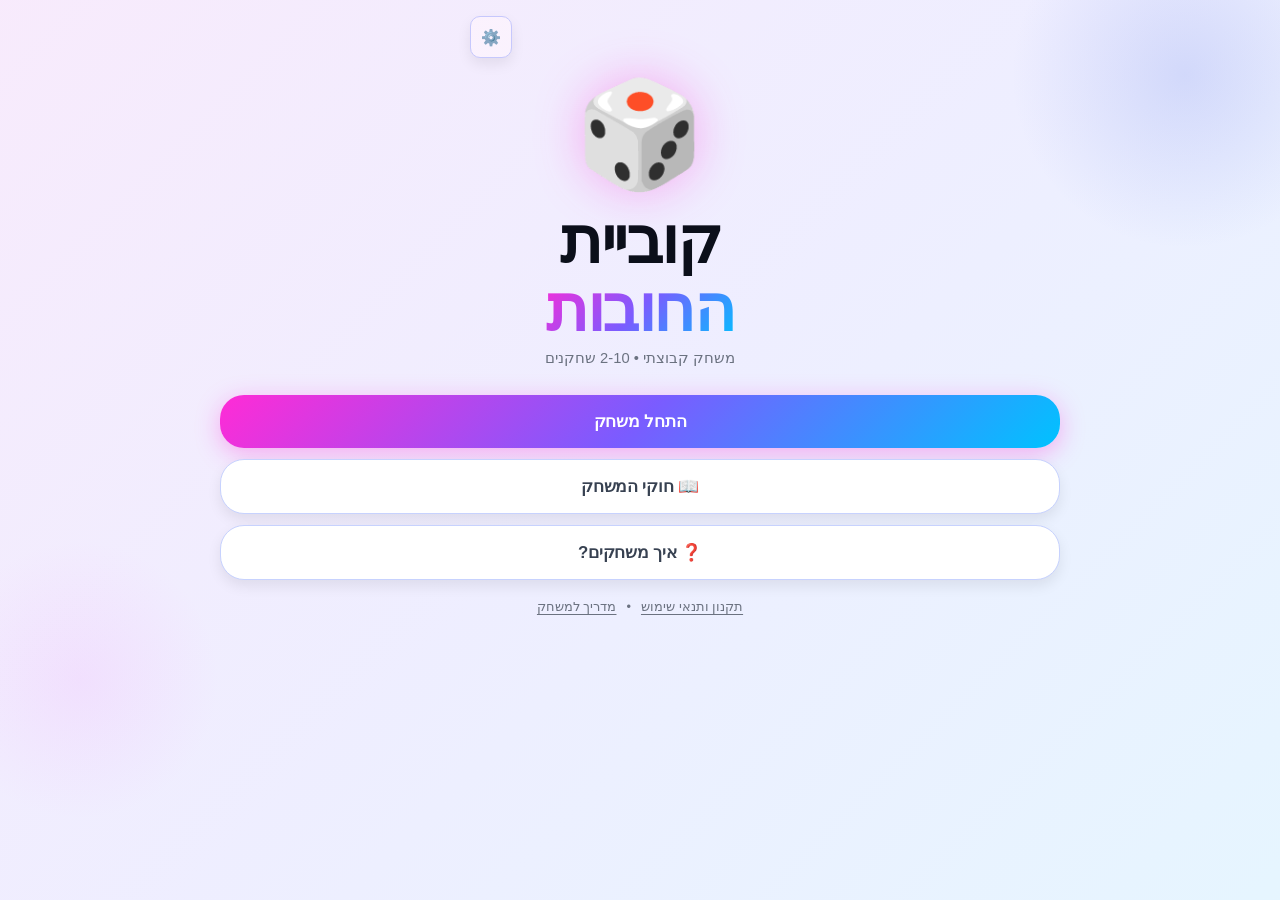
<file: index.html>
<!DOCTYPE html>
<html lang="en">

<head>
  <meta charset="UTF-8">
  <meta name="viewport" content="width=device-width, initial-scale=1.0">
  <title>Dare Dice</title>
  <link rel="stylesheet" href="style.css">
</head>

<body>
  <link href="https://fonts.googleapis.com/css2?family=Rubik:wght@400;500;700;900&display=swap" rel="stylesheet">
  <div id="app">

    <!-- HOME -->
    <div id="home" class="screen active">
      <div class="home-bg"></div>
      <div class="home-bg-orb orb1"></div>
      <div class="home-bg-orb orb2"></div>
      <div class="topbar" style="max-width:340px">
        <div class="sp"></div>
        <button class="ico-btn" onclick="openSettings()" title="הגדרות">⚙️</button>
      </div>
      <div class="home-inner">
        <span class="big-dice">🎲</span>
        <h1 class="home-title">
          <span class="ht1" id="ht1">קוביית</span><br>
          <span class="ht2" id="ht2">החובות</span>
        </h1>
        <p class="home-sub" id="hsub">משחק קבוצתי • 2-10 שחקנים</p>
        <div class="home-btns">
          <button class="btn btn-primary" onclick="goTo('setup')" id="hstart">התחל משחק</button>
          <button class="btn btn-ghost" onclick="goTo('rules-screen')" id="hrules">📖 חוקי המשחק</button>
          <button class="btn btn-ghost" onclick="openHowTo()" id="hhowto">❓ איך משחקים?</button>
        </div>
        <div class="home-links">
          <button class="link-btn" onclick="openTerms()" id="hterms">תקנון ותנאי שימוש</button>
          <span style="color:var(--t3);font-size:.8rem">•</span>
          <button class="link-btn" onclick="openHowTo()" id="hhowto2">מדריך למשחק</button>
        </div>
      </div>
    </div>

    <!-- RULES SCREEN -->
    <div id="rules-screen" class="screen">
      <div class="topbar">
        <button class="back-btn" onclick="goTo('home')">← <span id="tb-back-r">חזרה</span></button>
        <div class="sp"></div>
        <button class="ico-btn" onclick="openSettings()">⚙️</button>
      </div>
      <div class="rules-wrap">
        <div class="rules-h" id="r-title">📖 חוקי המשחק</div>
        <div class="rules-sub-txt" id="r-sub">כל מה שצריך לדעת לפני שמתחילים</div>
        <div class="how-box">
          <div class="how-title" id="r-how">איך משחקים?</div>
          <div id="how-rows"></div>
        </div>
        <div class="sec-divider" id="r-dice-lbl">חוקי הקוביה</div>
        <div id="rule-cards"></div>
        <button class="btn btn-primary" style="margin-top:.5rem" onclick="goTo('setup')" id="r-startbtn">התחל משחק
          🎲</button>
      </div>
    </div>

    <!-- SETUP -->
    <div id="setup" class="screen">
      <div class="topbar">
        <button class="back-btn" onclick="goTo('home')">← <span id="tb-back-s">חזרה</span></button>
        <div class="sp"></div>
        <button class="ico-btn" onclick="openSettings()">⚙️</button>
      </div>
      <div class="card">
        <div class="card-label" id="sl-players">שחקנים</div>
        <div id="players-list"></div>
        <button class="add-row" id="add-btn" onclick="addPlayer()">+ <span id="sl-add">הוסף שחקן</span></button>
        <div class="err" id="setup-err"></div>
      </div>
      <div class="card">
        <div class="card-label" id="sl-order">סדר תורות</div>
        <div class="seg">
          <button class="seg-btn on" id="btn-routine" onclick="setOrder('routine')">רוטיני</button>
          <button class="seg-btn" id="btn-random" onclick="setOrder('random')">אקראי</button>
        </div>
      </div>
      <div class="card" style="padding:1rem 1.5rem">
        <label class="terms-check" id="terms-check-label">
          <input type="checkbox" id="terms-cb">
          <span id="terms-check-txt">קראתי ואני מסכים/ה ל<button onclick="openTerms();return false;"
              style="background:none;border:none;font-family:inherit;font-size:inherit;color:var(--accent);text-decoration:underline;cursor:pointer;padding:0"
              id="tc-link">תקנון ותנאי השימוש</button>. אני מאשר/ת שאני מעל גיל 18.</span>
        </label>
      </div>
      <div style="width:100%;max-width:520px">
        <button class="btn btn-primary" onclick="startGame()" id="sl-go">!בואו נשחק 🎲</button>
      </div>
    </div>

    <!-- GAME -->
    <div id="game" class="screen">
      <div class="topbar">
        <button class="ico-btn" onclick="confirmHome()" title="home">🏠</button>
        <div class="sp"></div>
        <button class="ico-btn" onclick="openSettings()">⚙️</button>
      </div>
      <div class="game-inner">
        <div class="p-strip" id="p-strip"></div>
        <div class="turn-block">
          <div class="turn-lbl" id="g-turn-of">תור של</div>
          <div class="turn-name" id="g-curr-name">-</div>
        </div>
        <div class="curse-pill" id="curse-pill"></div>
        <div class="dice-zone">
          <div class="dice-outer" onclick="rollDice()">
            <div class="dice-face" id="dice-face">🎲</div>
          </div>
          <div class="dice-hint" id="g-hint">לחץ על הקוביה לזריקה</div>
        </div>
        <div class="result-card" id="result-card">
          <div class="rc-num" id="rc-num"></div>
          <div class="rc-emoji" id="rc-emoji"></div>
          <div class="rc-head" id="rc-head"></div>
          <div class="rc-body" id="rc-body"></div>
          <div class="rc-actions">
            <button class="btn-dare" id="dare-btn" style="display:none" onclick="openDare()">🔥 <span
                id="g-dare-lbl">חובה
                אקראית - לאמיצים</span></button>
            <button class="btn-next" onclick="nextTurn()" id="g-next">הבא →</button>
          </div>
        </div>
      </div>
    </div>

    <!-- ═══ OVERLAYS ═══ -->

    <!-- SETTINGS -->
    <div class="overlay" id="settings-modal">
      <div class="modal">
        <div class="modal-title" style="margin-bottom:1.2rem" id="set-title">⚙️ הגדרות</div>
        <div class="settings-row">
          <div>
            <div class="settings-label" id="set-lang-lbl">שפה</div>
          </div>
          <div class="lang-seg">
            <button class="lang-opt on" id="lo-he" onclick="setLang('he')">עברית</button>
            <button class="lang-opt" id="lo-en" onclick="setLang('en')">English</button>
          </div>
        </div>
        <div class="settings-row">
          <div>
            <div class="settings-label" id="set-dark-lbl">מצב לילה</div>
            <div class="settings-sub" id="set-dark-sub">עיצוב כהה</div>
          </div>
          <button class="toggle" id="dark-toggle" onclick="toggleTheme()">
            <div class="toggle-dot"></div>
          </button>
        </div>
        <div class="settings-row" style="border-bottom:none">
          <div>
            <div class="settings-label" id="set-terms-lbl">תקנון</div>
            <div class="settings-sub" id="set-terms-sub">תנאי שימוש והגבלת אחריות</div>
          </div>
          <button class="btn btn-ghost" style="width:auto;padding:.45rem 1rem;font-size:.82rem"
            onclick="closeSettings();openTerms()">צפה</button>
        </div>
        <div style="margin-top:1.1rem">
          <button class="btn btn-primary" onclick="closeSettings()" id="set-close">סגור</button>
        </div>
      </div>
    </div>

    <!-- TERMS -->
    <div class="overlay" id="terms-modal">
      <div class="modal" style="max-height:85vh;overflow-y:auto">
        <span class="modal-icon">📋</span>
        <div class="modal-title" id="terms-title">תקנון ותנאי שימוש</div>
        <div class="modal-body" id="terms-body">
          <b>⚠️ גיל מינימלי</b><br>
          המשחק מיועד לבני 18 ומעלה בלבד. שימוש על ידי קטינים אסור.<br><br>
          <b>🍺 צריכת אלכוהול</b><br>
          המשחק עשוי לכלול התייחסות לצריכת אלכוהול. שתייה אחראית היא באחריות המשתתף בלבד. אל תשתה ותנהג.<br><br>
          <b>🤝 כיבוד גבולות</b><br>
          חובה לכבד את גבולות כל המשתתפים בכל עת. ניתן לסרב לכל חובה ללא הסבר. אין לכפות על אף משתתף לבצע דבר שאינו
          רוצה.<br><br>
          <b>⚖️ הגבלת אחריות</b><br>
          השימוש במשחק הינו באחריות המשתמש בלבד. מפתחי המשחק אינם אחראים לכל נזק גופני, נפשי, רכושי או אחר שעלול להיגרם
          כתוצאה ישירה או עקיפה מהשימוש במשחק, בתכניו, או בחובות המוצגות בו.<br><br>
          <b>🔒 פרטיות</b><br>
          המשחק אינו אוסף, שומר או מעביר מידע אישי לשרתים חיצוניים. כל הנתונים נשמרים מקומית בדפדפן בלבד.<br><br>
          <b>✅ הסכמה</b><br>
          שימוש במשחק מהווה הסכמה מלאה לתנאים אלו.
        </div>
        <div class="modal-actions">
          <button class="btn btn-primary" onclick="closeTerms()" id="terms-close">הבנתי ומסכים/ה</button>
        </div>
      </div>
    </div>

    <!-- HOW TO PLAY -->
    <div class="overlay" id="howto-modal">
      <div class="modal" style="max-height:88vh;overflow-y:auto">
        <span class="modal-icon">🎲</span>
        <div class="modal-title" id="ht-title">איך משחקים?</div>
        <div class="modal-body" id="ht-body">
          <b>הכנה:</b>
          <ul>
            <li>הכניסו 2–10 שמות שחקנים</li>
            <li>בחרו סדר תורות — רוטיני או אקראי</li>
            <li>אשרו את התקנון והתחילו!</li>
          </ul>
          <br><b>בכל תור:</b>
          <ul>
            <li>השחקן שתורו לוחץ על הקוביה</li>
            <li>מבצע את החובה שיצאה</li>
            <li>לוחץ "הבא" לתור הבא</li>
          </ul>
          <br><b>חוקי הקוביה:</b>
          <ul>
            <li>🍺 <b>1</b> — שתה ציסר אחד</li>
            <li>💫 <b>2</b> — עמוד ועשה 2 סיבובים</li>
            <li>🕵️ <b>3</b> — 2 שקר + 1 אמת, כולם מנחשים</li>
            <li>😈 <b>4</b> — קלף קללה עד התור הבא</li>
            <li>🔥 <b>5</b> — חובה אקראית (לאמיצים!)</li>
            <li>👋 <b>6</b> — מישהו מבחוץ זורק ובוחר</li>
          </ul>
          <br><b>⚠️ חשוב:</b><br>
          יש לכבד את גבולות כל המשתתפים. ניתן לסרב לכל חובה. המשחק מיועד לבני 18+.
        </div>
        <div class="modal-actions">
          <button class="btn btn-primary" onclick="closeHowTo()" id="ht-close">הבנתי, בואו נשחק!</button>
        </div>
      </div>
    </div>

    <!-- DARE MODAL -->
    <div class="overlay" id="dare-modal">
      <div class="dare-modal-inner">
        <span class="modal-icon">🔥</span>
        <div class="modal-title" id="m-your-dare">החובה שלך:</div>
        <div class="modal-body" style="text-align:center;font-size:1.05rem;color:var(--t1);font-weight:600"
          id="m-dare-text"></div>
        <div class="modal-actions" style="margin-top:1.4rem">
          <button class="btn btn-secondary" onclick="closeDare()" id="m-done">ביצעתי! ✅</button>
        </div>
      </div>
    </div>

    <!-- INSTAGRAM POPUP -->
    <div class="overlay" id="ig-modal">
      <div class="ig-modal-inner">
        <span class="modal-icon">📸</span>
        <div class="ig-gradient">עוקבים?</div>
        <div style="font-size:.88rem;color:var(--t2);margin:.6rem 0 1.2rem;line-height:1.6">
          נהנים מהמשחק? 🎉<br>
          עקבו בינסטגרם לעוד תכנים כיפיים!
        </div>
        <div class="modal-actions">
          <button class="btn btn-primary" onclick="openIG()"
            style="background:linear-gradient(135deg,#833ab4,#fd1d1d,#fcb045)">
            📸 לעמוד האינסטגרם
          </button>
          <button class="btn btn-ghost" onclick="closeIG()" id="ig-skip">אולי מאוחר יותר</button>
        </div>
      </div>
    </div>

  </div>

  <script>
    const IG_HANDLE = 'your_instagram'; // ← שנה לשם המשתמש שלך

    const T = {
      he: {
        ht1: 'קוביית', ht2: 'החובות', hsub: 'משחק קבוצתי • 2-10 שחקנים', hstart: 'התחל משחק', hrules: '📖 חוקי המשחק',
        hhowto: '❓ איך משחקים?', hterms: 'תקנון ותנאי שימוש', hhowto2: 'מדריך למשחק',
        back: 'חזרה', rTitle: '📖 חוקי המשחק', rSub: 'כל מה שצריך לדעת', rHow: 'איך משחקים?',
        rDiceLbl: 'חוקי הקוביה', rStartBtn: 'התחל משחק 🎲',
        slPlayers: 'שחקנים', slOrder: 'סדר תורות', slAdd: 'הוסף שחקן', slGo: '!בואו נשחק 🎲',
        routine: 'רוטיני', random: 'אקראי',
        gTurnOf: 'תור של', gHint: 'לחץ על הקוביה לזריקה', gDareLbl: 'חובה אקראית - לאמיצים',
        gNext: 'הבא →', mYourDare: 'החובה שלך:', mDone: 'ביצעתי! ✅',
        errMsg: 'נדרשים לפחות 2 שחקנים עם שמות', errTerms: 'יש לאשר את התקנון לפני התחלת המשחק',
        pPlaceholder: 'שם שחקן', activeCurse: 'קללה פעילה:',
        setTitle: '⚙️ הגדרות', setLang: 'שפה', setDark: 'מצב לילה', setDarkSub: 'עיצוב כהה', setTerms: 'תקנון', setTermsSub: 'תנאי שימוש והגבלת אחריות', setClose: 'סגור',
        termsTitle: 'תקנון ותנאי שימוש', termsClose: 'הבנתי ומסכים/ה', htTitle: 'איך משחקים?', htClose: 'הבנתי, בואו נשחק!',
        igSkip: 'אולי מאוחר יותר',
        tcLink: 'תקנון ותנאי השימוש',
        howRows: ['2 עד 10 שחקנים מתיישבים יחד', 'בכל תור שחקן אחד זורק ומבצע חובה', 'סדר רוטיני או אקראי — בוחרים בהתחלה', 'יש לכבד גבולות כל המשתתפים! ❤️'],
        rNames: ['1 — שתה ציסר', '2 — סיבובים', '3 — שניים שקר, אחד אמת', '4 — קלף קללה', '5 — חובה אקראית', '6 — שליח חיצוני'],
        rDescs: ['השחקן שזרק חייב לשתות ציסר אחד.', 'לעמוד ולסובב פעמיים. נפל? ציסר בונוס.', '3 סיפורים — 2 שקר ו-1 אמת. מי שטועה שותה!', 'קללה אקראית עד התור הבא. שובר? שותה.', 'לחץ לחובה מפתיעה — אין תירוצים.', 'מישהו מבחוץ זורק. המספר קובע מי מבצע. 6 = חוזר.'],
        rTags: ['השחקן שזרק', 'השחקן שזרק', 'כולם משתתפים', 'עד התור הבא', 'לאמיצים בלבד', 'אדם מבחוץ זורק'],
        rResults: ['שתה ציסר!', 'סיבובים!', 'שניים שקר, אחד אמת', 'קלף קללה!', 'חובה אקראית!', 'שליח חיצוני!'],
        rEmojis: ['🍺', '💫', '🕵️', '😈', '🔥', '👋'],
        rDescGame: ['על השחקן לשתות ציסר אחד. 🍺', 'לעמוד ולעשות 2 סיבובים במקום. 💫', 'ספר 3 סיפורים — 2 שקר ו-1 אמת. מי שטועה שותה! 🕵️', '', 'לחץ על הכפתור לחובה אקראית... אם אתה אמיץ.', 'מצא מישהו שלא משחק ותן לו לזרוק. 6 = זריקה חוזרת. 👋'],
        curses: ['לחייך חיוך מוגזם עד התור הבא', 'לעמוד על רגל אחת עד התור הבא', 'לדבר בלבד בשאלות עד התור הבא', 'לא להשתמש בשם של אף אחד עד התור הבא', 'לדבר בלחש בלבד עד התור הבא', 'לשמור על פנים רציניות בלי לצחוק', 'לדבר בגוף שלישי על עצמך', 'לסיים כל משפט במילה "מה"'],
        dares: ['לחקות שחקן אחר עד שמנחשים מי זה', 'לשיר 30 שניות מהשיר האחרון ששמעת', 'לשלוח הודעה למישהו שלא דיברת איתו חודש', 'לעשות 10 שכיבות סמיכה', 'לצלם סלפי מוזר ולשלוח לאנשי הקשר', 'לספר את הדבר הכי מביך שקרה לך השנה', 'לאכול משהו שנותן לך אחד מהשחקנים', 'לחקות חיה למשך דקה', 'לשנות תמונת פרופיל לתמונה שבוחרים השחקנים', 'להתקשר ולשיר יום הולדת לאחד מאנשי הקשר'],
      },
      en: {
        ht1: 'Dare', ht2: 'Dice', hsub: 'Party game • 2–10 players', hstart: 'Start Game', hrules: '📖 Rules',
        hhowto: '❓ How to play?', hterms: 'Terms of use', hhowto2: 'Game guide',
        back: 'Back', rTitle: '📖 Game Rules', rSub: 'Everything you need to know', rHow: 'How to play?',
        rDiceLbl: 'Dice rules', rStartBtn: 'Start Game 🎲',
        slPlayers: 'Players', slOrder: 'Turn order', slAdd: 'Add player', slGo: "Let's play! 🎲",
        routine: 'Sequential', random: 'Random',
        gTurnOf: "It's", gHint: 'Tap the dice to roll', gDareLbl: 'Random Dare — For the brave',
        gNext: 'Next →', mYourDare: 'Your dare:', mDone: 'Done! ✅',
        errMsg: 'Need at least 2 players with names', errTerms: 'Please accept the terms before starting',
        pPlaceholder: 'Player name', activeCurse: 'Active curse:',
        setTitle: '⚙️ Settings', setLang: 'Language', setDark: 'Dark mode', setDarkSub: 'Dark theme', setTerms: 'Terms', setTermsSub: 'Terms of use & disclaimer', setClose: 'Close',
        termsTitle: 'Terms of Use', termsClose: 'I agree', htTitle: 'How to play?', htClose: "Got it, let's play!",
        igSkip: 'Maybe later', tcLink: 'Terms of Use',
        howRows: ['2 to 10 players sit together', 'Each turn one player rolls and performs', 'Sequential or random order — chosen at start', 'Always respect every player\'s boundaries! ❤️'],
        rNames: ['1 — Drink a shot', '2 — Spin around', '3 — Two lies, one truth', '4 — Curse card', '5 — Random dare', '6 — Outside messenger'],
        rDescs: ['The roller drinks one shot.', 'Stand and spin twice. Fall? Bonus shot.', '3 stories — 2 lies and 1 truth. Wrong guessers drink!', 'Random curse until your next turn. Break it? Drink.', 'Press for a surprise dare — no excuses.', 'Someone outside rolls. The number picks who acts. 6 = reroll.'],
        rTags: ['Roller only', 'Roller only', 'Everyone plays', 'Until next turn', 'Brave only', 'Outsider rolls'],
        rResults: ['Drink a shot!', 'Spin around!', 'Two lies, one truth', 'Curse card!', 'Random dare!', 'Outside messenger!'],
        rEmojis: ['🍺', '💫', '🕵️', '😈', '🔥', '👋'],
        rDescGame: ['The player must drink one shot. 🍺', 'Stand up and spin around twice. 💫', 'Tell 3 stories — 2 lies and 1 truth. Wrong guessers drink! 🕵️', '', 'Press the button for a random dare... if you dare.', 'Find someone not playing and let them roll. 6 = reroll. 👋'],
        curses: ['Keep a huge smile until your next turn', 'Stand on one leg until your next turn', 'Only speak in questions until your next turn', 'Cannot say any player\'s name until your next turn', 'Only whisper until your next turn', 'Keep a straight face — no laughing', 'Refer to yourself in third person', 'End every sentence with "what"'],
        dares: ['Mimic another player until someone guesses who', 'Sing 30 seconds of the last song you heard', 'Text someone you haven\'t spoken to in a month', 'Do 10 push-ups', 'Take a weird selfie and send it to recent contacts', 'Share the most embarrassing thing this year', 'Eat something another player gives you', 'Imitate an animal for one minute', 'Change profile picture to one players choose for an hour', 'Call a contact and sing them happy birthday'],
      }
    };

    let lang = localStorage.getItem('dLang') || 'he';
    let dark = localStorage.getItem('dDark') === 'true';
    let players = [], order = 'routine', currIdx = 0, turnOrder = [], cursed = {}, rolling = false;
    let totalTurns = 0;
    let igShownThisGame = false;

    const AC = window.AudioContext || window.webkitAudioContext;
    let ac = null;
    function getAC() { if (!ac) try { ac = new AC() } catch (e) { } return ac; }
    function tone(f, d, t = 'sine', v = .28) { const a = getAC(); if (!a) return; const o = a.createOscillator(), g = a.createGain(); o.connect(g); g.connect(a.destination); o.type = t; o.frequency.value = f; g.gain.setValueAtTime(v, a.currentTime); g.gain.exponentialRampToValueAtTime(.001, a.currentTime + d); o.start(); o.stop(a.currentTime + d); }
    function sndClick() { tone(900, .07, 'square', .07); }
    function sndRoll() { for (let i = 0; i < 10; i++)setTimeout(() => tone(150 + Math.random() * 500, .05, 'square', .11), i * 55); }
    function sndResult(n) { const m = { 1: [[523, .4]], 2: [[659, .15], [784, .25]], 3: [[523, .18], [659, .18], [784, .25]], 4: [[280, .3, 'sawtooth', .18], [200, .35, 'sawtooth', .18]], 5: [[800, .12], [900, .12], [1000, .2]], 6: [[440, .1], [554, .1], [659, .18]] }; (m[n] || []).forEach(([f, d, t, v], i) => setTimeout(() => tone(f, d, t || 'sine', v || .28), i * 140)); }

    function applyTheme() {
      document.body.classList.toggle('dark', dark);
      const dt = document.getElementById('dark-toggle');
      if (dt) { dt.className = 'toggle ' + (dark ? 'on' : 'off'); dt.querySelector('.toggle-dot').style.left = dark ? '25px' : '3px'; }
      localStorage.setItem('dDark', dark);
    }
    function toggleTheme() { dark = !dark; applyTheme(); sndClick(); }

    function setLang(l) {
      lang = l; sndClick();
      document.getElementById('lo-he').classList.toggle('on', l === 'he');
      document.getElementById('lo-en').classList.toggle('on', l === 'en');
      applyLang();
    }

    function applyLang() {
      const t = T[lang], he = lang === 'he';
      document.body.style.direction = he ? 'rtl' : 'ltr';
      const map = {
        ht1: t.ht1, ht2: t.ht2, hsub: t.hsub, hstart: t.hstart, hrules: t.hrules,
        hhowto: t.hhowto, hterms: t.hterms, hhowto2: t.hhowto2,
        'tb-back-r': t.back, 'tb-back-s': t.back,
        'r-title': t.rTitle, 'r-sub': t.rSub, 'r-how': t.rHow, 'r-dice-lbl': t.rDiceLbl, 'r-startbtn': t.rStartBtn,
        'sl-players': t.slPlayers, 'sl-order': t.slOrder, 'sl-add': t.slAdd, 'sl-go': t.slGo,
        'g-turn-of': t.gTurnOf, 'g-hint': t.gHint, 'g-dare-lbl': t.gDareLbl, 'g-next': t.gNext,
        'm-your-dare': t.mYourDare, 'm-done': t.mDone,
        'set-title': t.setTitle, 'set-lang-lbl': t.setLang, 'set-dark-lbl': t.setDark, 'set-dark-sub': t.setDarkSub,
        'set-terms-lbl': t.setTerms, 'set-terms-sub': t.setTermsSub, 'set-close': t.setClose,
        'terms-title': t.termsTitle, 'terms-close': t.termsClose, 'ht-title': t.htTitle, 'ht-close': t.htClose,
        'ig-skip': t.igSkip, 'tc-link': t.tcLink,
      };
      Object.entries(map).forEach(([id, v]) => { const el = document.getElementById(id); if (el) el.textContent = v; });
      document.getElementById('btn-routine').textContent = t.routine;
      document.getElementById('btn-random').textContent = t.random;
      localStorage.setItem('dLang', lang);
      renderRules();
      if (players.length) renderPlayers();
    }

    function renderRules() {
      const t = T[lang];
      const hr = document.getElementById('how-rows');
      if (hr) hr.innerHTML = t.howRows.map(r => `<div class="how-row"><div class="how-dot"></div><div class="how-txt">${r}</div></div>`).join('');
      const rc = document.getElementById('rule-cards');
      const cls = ['ri1', 'ri2', 'ri3', 'ri4', 'ri5', 'ri6'];
      if (rc) rc.innerHTML = t.rNames.map((n, i) => `
    <div class="rule-row">
      <div class="r-icon ${cls[i]}">${t.rEmojis[i]}</div>
      <div><div class="r-name">${n}</div><div class="r-desc">${t.rDescs[i]}</div><span class="r-tag">${t.rTags[i]}</span></div>
    </div>`).join('');
    }

    function goTo(id) {
      sndClick();
      document.querySelectorAll('.screen').forEach(s => s.classList.remove('active'));
      document.getElementById(id).classList.add('active');
      if (id === 'setup') initSetup();
    }

    function confirmHome() {
      sndClick();
      if (confirm(lang === 'he' ? 'לצאת למסך הבית? ההתקדמות תאבד.' : 'Go to home? Progress will be lost.')) { goTo('home'); }
    }

    function initSetup() {
      const s = JSON.parse(localStorage.getItem('dState') || 'null');
      if (s && s.players) players = s.players;
      else if (!players.length) players = ['', ''];
      order = s?.order || 'routine';
      setOrder(order); renderPlayers();
    }

    function renderPlayers() {
      const t = T[lang], list = document.getElementById('players-list');
      list.innerHTML = '';
      players.forEach((name, i) => {
        const row = document.createElement('div'); row.className = 'player-row';
        row.innerHTML = `<div class="p-avatar">${i + 1}</div>
      <input class="p-input" type="text" placeholder="${t.pPlaceholder} ${i + 1}" value="${name}" oninput="players[${i}]=this.value" maxlength="20"/>
      ${players.length > 2 ? `<button class="rm-btn" onclick="removePlayer(${i})">✕</button>` : '<div style="width:36px"></div>'}`;
        list.appendChild(row);
      });
      document.getElementById('add-btn').style.display = players.length >= 10 ? 'none' : 'block';
    }

    function addPlayer() { if (players.length < 10) { players.push(''); renderPlayers(); sndClick(); } }
    function removePlayer(i) { players.splice(i, 1); renderPlayers(); sndClick(); }
    function setOrder(o) {
      order = o;
      document.getElementById('btn-routine').classList.toggle('on', o === 'routine');
      document.getElementById('btn-random').classList.toggle('on', o === 'random');
    }

    function startGame() {
      const t = T[lang], err = document.getElementById('setup-err');
      const filled = players.filter(p => p.trim());
      if (filled.length < 2) { err.textContent = t.errMsg; err.style.display = 'block'; return; }
      if (!document.getElementById('terms-cb').checked) { err.textContent = t.errTerms; err.style.display = 'block'; return; }
      err.style.display = 'none';
      players = filled; turnOrder = [...players.keys()];
      if (order === 'random') shuffle(turnOrder);
      currIdx = 0; cursed = {}; totalTurns = 0; igShownThisGame = false;
      save(); goTo('game'); renderGame();
    }

    function save() { localStorage.setItem('dState', JSON.stringify({ players, order, turnOrder, currIdx, cursed, totalTurns })); }
    function shuffle(a) { for (let i = a.length - 1; i > 0; i--) { const j = Math.floor(Math.random() * (i + 1));[a[i], a[j]] = [a[j], a[i]]; } }

    function renderGame() {
      const t = T[lang], strip = document.getElementById('p-strip');
      strip.innerHTML = '';
      players.forEach((name, i) => {
        const c = document.createElement('div');
        c.className = 'p-chip' + (i === turnOrder[currIdx] ? ' active' : '') + (cursed[i] ? ' cursed' : '');
        c.textContent = name + (cursed[i] ? ' 😈' : '');
        strip.appendChild(c);
      });
      document.getElementById('g-curr-name').textContent = players[turnOrder[currIdx]];
      document.getElementById('result-card').classList.remove('vis');
      document.getElementById('dice-face').textContent = '🎲';
      document.getElementById('g-hint').textContent = t.gHint;
      document.getElementById('dare-modal').classList.remove('open');
      const pill = document.getElementById('curse-pill');
      const idx = turnOrder[currIdx];
      if (cursed[idx]) { pill.textContent = t.activeCurse + ' ' + cursed[idx]; pill.classList.add('vis'); delete cursed[idx]; }
      else pill.classList.remove('vis');
    }

    function rollDice() {
      if (rolling) return; rolling = true; sndRoll();
      document.getElementById('g-hint').textContent = '';
      const face = document.getElementById('dice-face');
      face.classList.add('rolling');
      let ticks = 0;
      const iv = setInterval(() => {
        face.textContent = String(Math.floor(Math.random() * 6) + 1);
        if (++ticks > 13) {
          clearInterval(iv);
          const r = Math.floor(Math.random() * 6) + 1;
          face.textContent = r; face.classList.remove('rolling');
          setTimeout(() => sndResult(r), 60);
          showResult(r); rolling = false;
        }
      }, 52);
    }

    function showResult(n) {
      const t = T[lang], card = document.getElementById('result-card');
      document.getElementById('rc-num').textContent = n;
      document.getElementById('rc-emoji').textContent = t.rEmojis[n - 1];
      document.getElementById('rc-head').textContent = t.rResults[n - 1];
      const db = document.getElementById('dare-btn'); db.style.display = 'none';
      if (n === 4) {
        const c = t.curses[Math.floor(Math.random() * t.curses.length)];
        cursed[turnOrder[currIdx]] = c;
        document.getElementById('rc-body').textContent = (lang === 'he' ? 'הקללה שלך: ' : 'Your curse: ') + c;
      } else if (n === 5) {
        document.getElementById('rc-body').textContent = t.rDescGame[4];
        db.style.display = 'block';
        document.getElementById('g-dare-lbl').textContent = t.gDareLbl;
      } else {
        document.getElementById('rc-body').textContent = t.rDescGame[n - 1];
      }
      card.classList.add('vis'); save();
    }

    function nextTurn() {
      sndClick();
      totalTurns++;
      currIdx = (currIdx + 1) % turnOrder.length;
      save();
      renderGame();
      if (totalTurns === 10 && !igShownThisGame) {
        igShownThisGame = true;
        setTimeout(() => document.getElementById('ig-modal').classList.add('open'), 600);
      }
    }

    /* MODALS */
    function openSettings() { sndClick(); document.getElementById('settings-modal').classList.add('open'); }
    function closeSettings() { sndClick(); document.getElementById('settings-modal').classList.remove('open'); }
    function openTerms() { sndClick(); document.getElementById('terms-modal').classList.add('open'); }
    function closeTerms() { sndClick(); document.getElementById('terms-modal').classList.remove('open'); }
    function openHowTo() { sndClick(); document.getElementById('howto-modal').classList.add('open'); }
    function closeHowTo() { sndClick(); document.getElementById('howto-modal').classList.remove('open'); }
    function openDare() { sndClick(); document.getElementById('m-dare-text').textContent = T[lang].dares[Math.floor(Math.random() * T[lang].dares.length)]; document.getElementById('dare-modal').classList.add('open'); }
    function closeDare() { sndClick(); document.getElementById('dare-modal').classList.remove('open'); }
    function openIG() { window.open(`https://instagram.com/${IG_HANDLE}`, '_blank'); closeIG(); }
    function closeIG() { sndClick(); document.getElementById('ig-modal').classList.remove('open'); }

    /* CLOSE ON BACKDROP */
    document.querySelectorAll('.overlay').forEach(ov => {
      ov.addEventListener('click', e => { if (e.target === ov) ov.classList.remove('open'); });
    });

    function loadSaved() {
      const s = JSON.parse(localStorage.getItem('dState') || 'null');
      if (s && s.players?.length >= 2) { players = s.players; order = s.order || 'routine'; turnOrder = s.turnOrder || [...players.keys()]; currIdx = s.currIdx || 0; cursed = s.cursed || {}; totalTurns = s.totalTurns || 0; }
    }

    loadSaved(); applyTheme(); applyLang();
  </script>
</body>

</html>
</file>
<file: style.css>
* {
    box-sizing: border-box;
    margin: 0;
    padding: 0
}

:root {
    /* 💥 גרדיאנטים חזקים ובולטים */
    --primary-gradient: linear-gradient(135deg, #ff2bd6 0%, #7a5cff 50%, #00c2ff 100%);
    --secondary-gradient: linear-gradient(135deg, #ff6a00 0%, #ff2d55 100%);
    --success-gradient: linear-gradient(135deg, #02df91 0%, #00d9f5 100%);
    --warning-gradient: linear-gradient(135deg, #ffb800 0%, #35fff5 100%);
    --danger-gradient: linear-gradient(135deg, #ff003d 0%, #ff6b6b 100%);

    /* ✨ טקסט עם קונטרסט גבוה */
    --text-primary: #0b0f1a;
    --text-secondary: #4b5563;
    --text-light: #ffffff;

    /* ⚪ רקע נקי יותר */
    --bg: #f7f9ff;
    --bg-light: #ffffff;
    --bg-card: #ffffff;
    --card: #ffffff;

    /* 🧊 גבולות עדינים */
    --border: #e6eaff;
    --border2: #c7d2fe;

    /* 🎯 אקסנטים חזקים */
    --accent: #ff2bd6;
    --accent2: #00c2ff;

    --glow: rgba(255, 43, 214, 0.35);

    /* 🧠 טקסטים */
    --t1: #0b0f1a;
    --t2: #374151;
    --t3: #6b7280;

    /* 🌫️ צללים קצת יותר “פרימיום” */
    --shadow-sm: 0 6px 14px rgba(0, 0, 0, 0.08);
    --shadow-md: 0 14px 40px rgba(0, 0, 0, 0.12);
    --shadow-lg: 0 30px 80px rgba(0, 0, 0, 0.18);

    --radius-sm: 10px;
    --radius-md: 18px;
    --radius-lg: 24px;
    --radius-xl: 32px;
}

.dark {
    --bg: #0b0a12;
    --bg-card: #151225;
    --card: #151225;

    --border: #27233d;
    --border2: #3a3458;

    --text-primary: #f8fafc;
    --text-secondary: #cbd5e1;

    --t1: #f8fafc;
    --t2: #cbd5e1;
    --t3: #94a3b8;

    --glow: rgba(124, 58, 237, 0.35);

    --shadow-sm: 0 6px 14px rgba(0, 0, 0, .4);
    --shadow-md: 0 14px 40px rgba(0, 0, 0, .55);
    --shadow-lg: 0 30px 80px rgba(0, 0, 0, .7);
}

body {
    font-family: 'Segoe UI', -apple-system, BlinkMacSystemFont, Tahoma, Geneva, Verdana, sans-serif;
    background: var(--bg);
    color: var(--t1);
    min-height: 100vh;
    direction: rtl;
    transition: background .3s, color .3s
}

/* SCREENS */
.screen {
    display: none;
    min-height: 100vh;
    flex-direction: column;
    align-items: center;
    padding: 0 1.1rem 2.5rem;
    overflow-x: hidden
}

.screen.active {
    display: flex
}

/* TOPBAR */
.topbar {
    width: 100%;
    max-width: 520px;
    display: flex;
    align-items: center;
    padding: 1rem 0 .5rem;
    gap: 8px
}

.topbar .sp {
    flex: 1
}

.back-btn {
    background: none;
    border: none;
    font-family: inherit;
    font-size: .9rem;
    font-weight: 600;
    color: var(--t3);
    cursor: pointer;
    display: flex;
    align-items: center;
    gap: 5px;
    transition: color .18s;
    padding: 4px 0
}

.back-btn:hover {
    color: var(--accent)
}

.ico-btn {
    width: 42px;
    height: 42px;
    border-radius: var(--radius-sm);
    border: 1px solid var(--border2);
    background: var(--card);
    color: var(--t1);
    font-size: 1rem;
    cursor: pointer;
    display: flex;
    align-items: center;
    justify-content: center;
    transition: all .2s;
    box-shadow: var(--shadow-sm)
}

.ico-btn:hover {
    border-color: var(--accent);
    box-shadow: 0 0 12px var(--glow)
}

/* HOME */
#home {
    justify-content: flex-start;
    position: relative;
    overflow: hidden
}

.home-bg {
    position: absolute;
    inset: 0;
    background: var(--primary-gradient);
    opacity: .07;
    pointer-events: none
}

.home-bg-orb {
    position: absolute;
    border-radius: 50%;
    pointer-events: none
}

.orb1 {
    width: 350px;
    height: 350px;
    background: radial-gradient(circle, rgba(102, 126, 234, .2), transparent 70%);
    top: -100px;
    right: -80px
}

.orb2 {
    width: 280px;
    height: 280px;
    background: radial-gradient(circle, rgba(240, 147, 251, .15), transparent 70%);
    bottom: 80px;
    left: -60px
}

.home-inner {
    display: flex;
    flex-direction: column;
    align-items: center;
    text-align: center;
    position: relative;
    z-index: 1;
    width: 100%;
    max-width: 840px;
    padding-top: 1rem
}

.big-dice {
    font-size: 6.5rem;
    margin-bottom: 1.4rem;
    filter: drop-shadow(0 0 24px var(--glow));
    animation: floatDice 3.5s ease-in-out infinite;
    line-height: 1;
    display: block
}

@keyframes floatDice {

    0%,
    100% {
        transform: translateY(0) rotate(-4deg)
    }

    50% {
        transform: translateY(-14px) rotate(4deg)
    }
}

.home-title {
    font-size: clamp(2.5rem, 9vw, 4rem);
    font-weight: 900;
    line-height: 1.05;
    letter-spacing: -1.5px;
    margin-bottom: .4rem
}

.ht1 {
    color: var(--t1)
}

.ht2 {
    background: var(--primary-gradient);
    -webkit-background-clip: text;
    -webkit-text-fill-color: transparent;
    background-clip: text
}

.home-sub {
    font-size: .92rem;
    color: var(--t3);
    margin-bottom: 1.8rem
}

.home-btns {
    display: flex;
    flex-direction: column;
    gap: 11px;
    width: 100%;
    margin-bottom: 1rem
}

.home-links {
    display: flex;
    gap: 10px;
    justify-content: center;
    flex-wrap: wrap;
    margin-top: .2rem
}

.link-btn {
    background: none;
    border: none;
    font-family: inherit;
    font-size: .8rem;
    color: var(--t3);
    cursor: pointer;
    text-decoration: underline;
    text-underline-offset: 3px;
    transition: color .18s
}

.link-btn:hover {
    color: var(--accent)
}

/* BUTTONS */
.btn {
    width: 100%;
    padding: 1rem 1.5rem;
    border-radius: var(--radius-lg);
    border: none;
    font-family: inherit;
    font-size: 1.05rem;
    font-weight: 700;
    cursor: pointer;
    transition: all .2s;
    letter-spacing: -.2px
}

.btn-primary {
    background: var(--primary-gradient);
    color: #fff;
    box-shadow: 0 6px 24px var(--glow)
}

.btn-primary:hover {
    box-shadow: 0 8px 32px var(--glow), 0 0 0 3px rgba(118, 75, 162, .2);
    transform: translateY(-2px)
}

.btn-primary:active {
    transform: scale(.97) translateY(0)
}

.btn-secondary {
    background: var(--success-gradient);
    color: #fff;
    box-shadow: 0 6px 20px rgba(119, 245, 87, 0.3)
}

.btn-secondary:hover {
    box-shadow: 0 6px 20px rgba(0, 255, 13, 0.5);
}

.btn-secondary:active {
    transform: scale(.97)
}

.btn-success {
    background: var(--success-gradient);
    color: #fff;
    box-shadow: 0 6px 20px rgba(56, 239, 125, .25)
}

.btn-success:hover {
    transform: translateY(-1px);
    box-shadow: 0 8px 28px rgba(56, 239, 125, .35)
}

.btn-ghost {
    background: var(--card);
    color: var(--t2);
    border: 1px solid var(--border2);
    box-shadow: var(--shadow-sm)
}

.btn-ghost:hover {
    border-color: var(--accent);
    color: var(--accent);
    box-shadow: 0 4px 16px var(--glow)
}

.btn-ghost:active {
    transform: scale(.97)
}

.btn-danger {
    background: var(--danger-gradient);
    color: #fff;
    box-shadow: 0 6px 20px rgba(235, 51, 73, .3)
}

/* CARDS */
.card {
    background: var(--card);
    border: 1px solid var(--border);
    border-radius: var(--radius-lg);
    padding: 1.4rem 1.5rem;
    width: 100%;
    max-width: 520px;
    margin-bottom: 1rem;
    box-shadow: var(--shadow-sm)
}

.card-label {
    font-size: .68rem;
    font-weight: 700;
    letter-spacing: .12em;
    text-transform: uppercase;
    margin-bottom: .9rem;
    background: var(--primary-gradient);
    -webkit-background-clip: text;
    -webkit-text-fill-color: transparent;
    background-clip: text
}

/* SETUP */
#setup {
    justify-content: flex-start
}

.player-row {
    display: flex;
    gap: 8px;
    margin-bottom: 8px;
    align-items: center
}

.p-avatar {
    width: 36px;
    height: 36px;
    border-radius: var(--radius-sm);
    background: var(--primary-gradient);
    display: flex;
    align-items: center;
    justify-content: center;
    font-size: .82rem;
    font-weight: 700;
    color: #fff;
    flex-shrink: 0;
    box-shadow: 0 2px 8px var(--glow)
}

.p-input {
    flex: 1;
    background: var(--bg);
    border: 1.5px solid var(--border);
    border-radius: var(--radius-md);
    padding: .72rem 1rem;
    font-family: inherit;
    font-size: .97rem;
    color: var(--t1);
    outline: none;
    transition: all .2s;
    direction: rtl
}

.p-input:focus {
    border-color: var(--accent);
    box-shadow: 0 0 0 3px rgba(118, 75, 162, .15)
}

.p-input::placeholder {
    color: var(--t3)
}

.rm-btn {
    width: 36px;
    height: 36px;
    background: none;
    border: 1px solid var(--border);
    border-radius: var(--radius-sm);
    color: var(--t3);
    font-size: 1rem;
    cursor: pointer;
    display: flex;
    align-items: center;
    justify-content: center;
    flex-shrink: 0;
    transition: all .18s
}

.rm-btn:hover {
    color: #eb3349;
    border-color: #eb3349;
    background: rgba(235, 51, 73, .08)
}

.add-row {
    background: none;
    border: 2px dashed var(--border2);
    border-radius: var(--radius-md);
    padding: .68rem;
    width: 100%;
    font-family: inherit;
    font-size: .92rem;
    color: var(--t3);
    cursor: pointer;
    transition: all .2s;
    margin-top: 3px
}

.add-row:hover {
    border-color: var(--accent);
    color: var(--accent)
}

.seg {
    display: flex;
    background: var(--bg);
    border-radius: var(--radius-md);
    padding: 4px;
    gap: 4px
}

.seg-btn {
    flex: 1;
    border: none;
    border-radius: 11px;
    padding: .7rem;
    font-family: inherit;
    font-size: .92rem;
    color: var(--t3);
    cursor: pointer;
    transition: all .2s;
    font-weight: 500;
    background: none
}

.seg-btn.on {
    background: var(--primary-gradient);
    color: #fff;
    font-weight: 700;
    box-shadow: 0 4px 14px var(--glow)
}

.err {
    color: #eb3349;
    font-size: .83rem;
    margin-top: .5rem;
    display: none
}

.terms-check {
    display: flex;
    align-items: flex-start;
    gap: 10px;
    margin-top: .8rem;
    font-size: .83rem;
    color: var(--t2);
    line-height: 1.5;
    cursor: pointer
}

.terms-check input {
    margin-top: 2px;
    accent-color: var(--accent);
    width: 16px;
    height: 16px;
    flex-shrink: 0;
    cursor: pointer
}

.terms-check a {
    color: var(--accent);
    text-decoration: underline;
    background: none;
    border: none;
    font-family: inherit;
    font-size: inherit;
    cursor: pointer
}

/* GAME */
#game {
    justify-content: flex-start
}

.game-inner {
    display: flex;
    flex-direction: column;
    align-items: center;
    gap: 1rem;
    width: 100%;
    max-width: 520px
}

.p-strip {
    display: flex;
    gap: 7px;
    flex-wrap: wrap;
    justify-content: center;
    padding: .2rem 0
}

.p-chip {
    background: var(--card);
    border: 1.5px solid var(--border);
    border-radius: 24px;
    padding: 7px 15px;
    font-size: .85rem;
    font-weight: 500;
    color: var(--t2);
    transition: all .3s;
    position: relative;
    white-space: nowrap;
    box-shadow: var(--shadow-sm)
}

.p-chip.active {
    background: var(--primary-gradient);
    border-color: transparent;
    color: #fff;
    font-weight: 700;
    box-shadow: 0 4px 16px var(--glow)
}

.p-chip.active::after {
    content: '▼';
    font-size: .5rem;
    position: absolute;
    bottom: -12px;
    left: 50%;
    transform: translateX(-50%);
    color: var(--accent)
}

.p-chip.cursed {
    border-color: #f2994a;
    color: #f2994a;
    box-shadow: 0 0 10px rgba(242, 153, 74, .25)
}

.turn-block {
    text-align: center;
    padding: .4rem 0
}

.turn-lbl {
    font-size: .78rem;
    color: var(--t3);
    letter-spacing: .06em;
    margin-bottom: .25rem
}

.turn-name {
    font-size: clamp(1.9rem, 6.5vw, 2.8rem);
    font-weight: 900;
    letter-spacing: -1.5px;
    line-height: 1;
    background: var(--primary-gradient);
    -webkit-background-clip: text;
    -webkit-text-fill-color: transparent;
    background-clip: text
}

.curse-pill {
    background: linear-gradient(135deg, rgba(242, 153, 74, .12), rgba(242, 201, 76, .08));
    border: 1.5px solid #f2994a;
    border-radius: var(--radius-md);
    padding: .5rem 1rem;
    font-size: .83rem;
    color: #e08820;
    text-align: center;
    display: none;
    width: 100%;
    box-shadow: 0 4px 16px rgba(242, 153, 74, .2)
}

.curse-pill.vis {
    display: block;
    animation: fadeSlide .3s ease
}

@keyframes fadeSlide {
    from {
        opacity: 0;
        transform: translateY(-8px)
    }

    to {
        opacity: 1;
        transform: translateY(0)
    }
}

/* DICE */
.dice-zone {
    display: flex;
    flex-direction: column;
    align-items: center;
    gap: .6rem
}

.dice-outer {
    padding: 5px;
    border-radius: 28px;
    background: var(--primary-gradient);
    box-shadow: 0 8px 32px var(--glow), 0 0 60px rgba(102, 126, 234, .2);
    cursor: pointer;
    transition: transform .15s, box-shadow .15s;
    user-select: none
}

.dice-outer:hover {
    box-shadow: 0 12px 40px var(--glow), 0 0 80px rgba(102, 126, 234, .3)
}

.dice-outer:active {
    transform: scale(.91)
}

.dice-face {
    width: 130px;
    height: 130px;
    background: var(--card);
    border-radius: 23px;
    display: flex;
    align-items: center;
    justify-content: center;
    font-size: 4.2rem;
    font-weight: 900;
    color: var(--t1);
    transition: all .15s
}

.dice-face.rolling {
    animation: rollAnim .55s ease-out
}

@keyframes rollAnim {
    0% {
        transform: rotate(0) scale(1)
    }

    20% {
        transform: rotate(-22deg) scale(.85)
    }

    50% {
        transform: rotate(15deg) scale(1.15)
    }

    80% {
        transform: rotate(-7deg) scale(.96)
    }

    100% {
        transform: rotate(0) scale(1)
    }
}

.dice-hint {
    font-size: .8rem;
    color: var(--t3)
}

/* RESULT CARD */
.result-card {
    background: var(--card);
    border: 1.5px solid var(--border);
    border-radius: var(--radius-xl);
    padding: 1.6rem 1.5rem;
    width: 100%;
    text-align: center;
    display: none;
    box-shadow: var(--shadow-md)
}

.result-card.vis {
    display: block;
    animation: popUp .38s cubic-bezier(.34, 1.56, .64, 1)
}

@keyframes popUp {
    from {
        opacity: 0;
        transform: scale(.85) translateY(20px)
    }

    to {
        opacity: 1;
        transform: scale(1) translateY(0)
    }
}

.rc-num {
    font-size: 3.6rem;
    font-weight: 900;
    line-height: 1;
    background: var(--primary-gradient);
    -webkit-background-clip: text;
    -webkit-text-fill-color: transparent;
    background-clip: text
}

.rc-emoji {
    font-size: 2.2rem;
    margin: .3rem 0
}

.rc-head {
    font-size: 1.2rem;
    font-weight: 700;
    color: var(--t1);
    margin-bottom: .5rem
}

.rc-body {
    font-size: .93rem;
    color: var(--t2);
    line-height: 1.6
}

.rc-actions {
    display: flex;
    flex-direction: column;
    gap: 9px;
    margin-top: 1.1rem
}

.btn-dare {
    width: 100%;
    padding: 1rem 1.5rem;
    border-radius: var(--radius-md);
    border: none;
    font-family: inherit;
    font-size: 1rem;
    font-weight: 700;
    cursor: pointer;
    background: var(--primary-gradient);
    color: #fff;
    box-shadow: 0 6px 20px rgba(245, 87, 108, .3);
    transition: all .2s
}

.btn-dare:hover {
    box-shadow: 0 8px 28px rgba(245, 87, 108, .45);
    transform: translateY(-1px)
}

.btn-next {
    width: 100%;
    padding: .95rem 1.5rem;
    border-radius: var(--radius-md);
    border: 1.5px solid var(--border2);
    background: var(--card);
    font-family: inherit;
    font-size: 1rem;
    font-weight: 600;
    color: var(--t2);
    cursor: pointer;
    transition: all .2s;
    box-shadow: var(--shadow-sm)
}

.btn-next:hover {
    border-color: var(--accent);
    color: var(--accent)
}

/* OVERLAY / MODAL base */
.overlay {
    display: none;
    position: fixed;
    inset: 0;
    background: rgba(0, 0, 0, .65);
    backdrop-filter: blur(6px);
    z-index: 200;
    align-items: center;
    justify-content: center;
    padding: 1.2rem
}

.overlay.open {
    display: flex
}

.modal {
    background: var(--card);
    border-radius: var(--radius-xl);
    padding: 2rem 1.8rem;
    max-width: 420px;
    width: 100%;
    box-shadow: var(--shadow-lg);
    animation: popIn .3s cubic-bezier(.34, 1.56, .64, 1)
}

@keyframes popIn {
    from {
        opacity: 0;
        transform: scale(.82)
    }

    to {
        opacity: 1;
        transform: scale(1)
    }
}

.modal-icon {
    font-size: 2.8rem;
    margin-bottom: .6rem;
    display: block;
    text-align: center
}

.modal-title {
    font-size: 1.25rem;
    font-weight: 900;
    color: var(--t1);
    margin-bottom: .5rem;
    text-align: center
}

.modal-body {
    font-size: .88rem;
    color: var(--t2);
    line-height: 1.65;
    margin-bottom: 1.4rem
}

.modal-body b {
    color: var(--t1);
    font-weight: 700
}

.modal-body ul {
    padding-right: 1.2rem;
    margin: .5rem 0
}

.modal-body li {
    margin-bottom: .3rem
}

.modal-actions {
    display: flex;
    flex-direction: column;
    gap: 9px;

}

/* RULES SCREEN */
#rules-screen {
    justify-content: flex-start
}

.rules-wrap {
    width: 100%;
    max-width: 520px;
    padding-bottom: 2rem
}

.rules-h {
    font-size: 1.8rem;
    font-weight: 900;
    color: var(--t1);
    margin-bottom: .2rem
}

.rules-sub-txt {
    font-size: .86rem;
    color: var(--t3);
    margin-bottom: 1.1rem
}

.how-box {
    background: var(--card);
    border: 1px solid var(--border);
    border-radius: var(--radius-lg);
    padding: 1.2rem 1.4rem;
    margin-bottom: .75rem;
    box-shadow: var(--shadow-sm)
}

.how-title {
    font-size: .68rem;
    font-weight: 700;
    letter-spacing: .12em;
    text-transform: uppercase;
    margin-bottom: .8rem;
    background: var(--primary-gradient);
    -webkit-background-clip: text;
    -webkit-text-fill-color: transparent;
    background-clip: text
}

.how-row {
    display: flex;
    gap: 10px;
    align-items: flex-start;
    margin-bottom: 8px
}

.how-row:last-child {
    margin-bottom: 0
}

.how-dot {
    width: 8px;
    height: 8px;
    border-radius: 50%;
    background: var(--primary-gradient);
    margin-top: 5px;
    flex-shrink: 0;
    box-shadow: 0 0 6px var(--glow)
}

.how-txt {
    font-size: .87rem;
    color: var(--t2);
    line-height: 1.55
}

.sec-divider {
    font-size: .68rem;
    font-weight: 700;
    letter-spacing: .12em;
    color: var(--t3);
    text-transform: uppercase;
    margin: .8rem 0 .6rem
}

.rule-row {
    background: var(--card);
    border: 1px solid var(--border);
    border-radius: var(--radius-md);
    padding: .9rem 1.1rem;
    display: flex;
    gap: 12px;
    align-items: flex-start;
    margin-bottom: 8px;
    transition: all .2s;
    box-shadow: var(--shadow-sm)
}

.rule-row:hover {
    box-shadow: var(--shadow-md);
    transform: translateY(-1px)
}

.r-icon {
    width: 46px;
    height: 46px;
    border-radius: var(--radius-sm);
    display: flex;
    align-items: center;
    justify-content: center;
    font-size: 1.5rem;
    flex-shrink: 0
}

.ri1 {
    background: linear-gradient(135deg, rgba(102, 126, 234, .15), rgba(118, 75, 162, .1))
}

.ri2 {
    background: linear-gradient(135deg, rgba(17, 153, 142, .15), rgba(56, 239, 125, .1))
}

.ri3 {
    background: linear-gradient(135deg, rgba(240, 147, 251, .15), rgba(245, 87, 108, .1))
}

.ri4 {
    background: linear-gradient(135deg, rgba(242, 153, 74, .15), rgba(242, 201, 76, .1))
}

.ri5 {
    background: linear-gradient(135deg, rgba(235, 51, 73, .15), rgba(244, 92, 67, .1))
}

.ri6 {
    background: linear-gradient(135deg, rgba(102, 126, 234, .12), rgba(118, 75, 162, .08))
}

.r-name {
    font-size: .94rem;
    font-weight: 700;
    color: var(--t1);
    margin-bottom: 3px
}

.r-desc {
    font-size: .82rem;
    color: var(--t2);
    line-height: 1.5
}

.r-tag {
    display: inline-block;
    margin-top: 5px;
    padding: 3px 9px;
    border-radius: 6px;
    font-size: .72rem;
    font-weight: 600;
    background: var(--primary-gradient);
    color: #fff
}

/* DARE MODAL */
.dare-modal-inner {
    background: var(--card);
    border-radius: var(--radius-xl);
    padding: 2.2rem 1.8rem;
    max-width: 400px;
    width: 100%;
    text-align: center;
    box-shadow: var(--shadow-lg);
    animation: popIn .3s cubic-bezier(.34, 1.56, .64, 1)
}

/* SETTINGS MODAL */
.settings-row {
    display: flex;
    align-items: center;
    justify-content: space-between;
    padding: .85rem 0;
    border-bottom: 1px solid var(--border)
}

.settings-row:last-child {
    border-bottom: none
}

.settings-label {
    font-size: .95rem;
    font-weight: 600;
    color: var(--t1)
}

.settings-sub {
    font-size: .78rem;
    color: var(--t3);
    margin-top: 2px
}

.toggle {
    width: 48px;
    height: 26px;
    border-radius: 13px;
    border: none;
    cursor: pointer;
    position: relative;
    transition: background .25s;
    flex-shrink: 0
}

.toggle.on {
    background: var(--primary-gradient)
}

.toggle.off {
    background: var(--border2)
}

.toggle-dot {
    position: absolute;
    width: 20px;
    height: 20px;
    background: #fff;
    border-radius: 50%;
    top: 3px;
    transition: left .25s;
    box-shadow: 0 1px 4px rgba(0, 0, 0, .2)
}

.toggle.on .toggle-dot {
    left: 25px
}

.toggle.off .toggle-dot {
    left: 3px
}

.lang-seg {
    display: flex;
    background: var(--bg);
    border-radius: var(--radius-sm);
    padding: 3px;
    gap: 3px
}

.lang-opt {
    border: none;
    border-radius: 6px;
    padding: .4rem .9rem;
    font-family: inherit;
    font-size: .85rem;
    font-weight: 600;
    cursor: pointer;
    transition: all .2s;
    background: none;
    color: var(--t3)
}

.lang-opt.on {
    background: var(--primary-gradient);
    color: #fff
}

.ig-modal-inner {
    background: var(--card);
    border-radius: var(--radius-xl);
    padding: 2rem 1.8rem;
    max-width: 360px;
    width: 100%;
    text-align: center;
    box-shadow: var(--shadow-lg);
    animation: popIn .3s cubic-bezier(.34, 1.56, .64, 1)
}

.ig-gradient {
    background: linear-gradient(135deg, #833ab4, #fd1d1d, #fcb045);
    -webkit-background-clip: text;
    -webkit-text-fill-color: transparent;
    background-clip: text;
    font-weight: 900;
    font-size: 1.3rem
}
</file>
